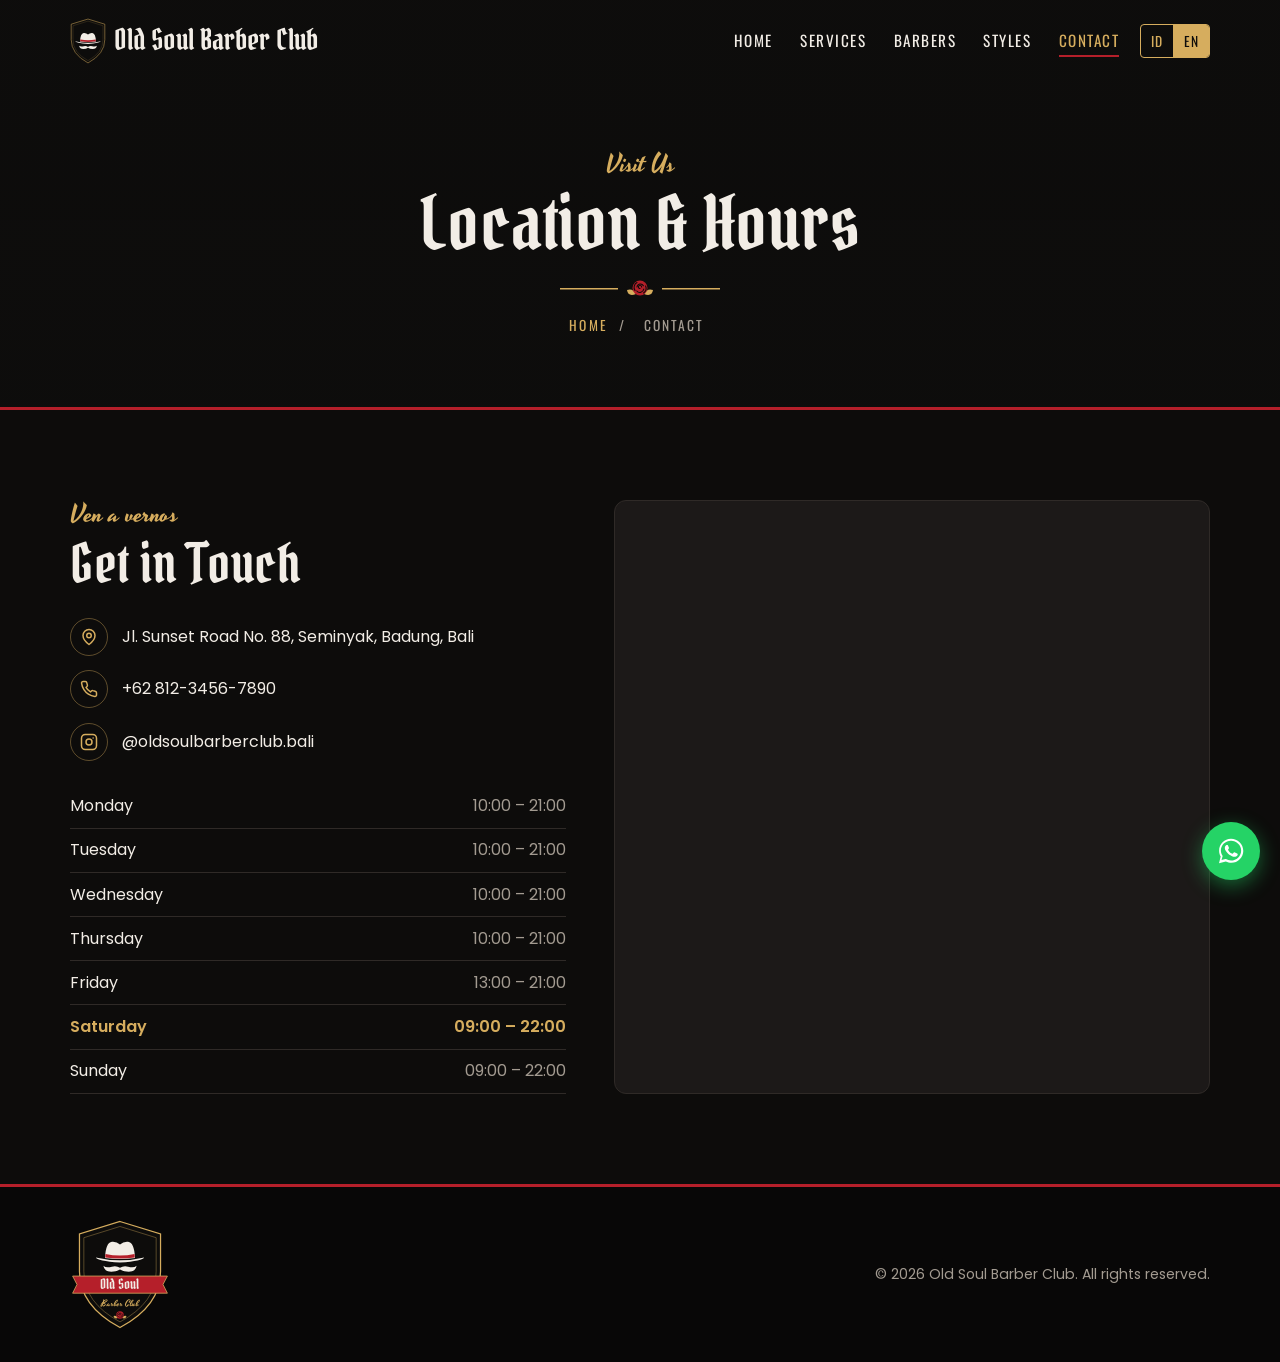
<file: kontak.html>
<!DOCTYPE html>
<html lang="id">
<head>
  <meta charset="UTF-8" />
  <meta name="viewport" content="width=device-width, initial-scale=1.0" />
  <title>Lokasi &amp; Kontak · Old Soul Barber Club</title>
  <meta name="description" content="Barbershop bergaya Chicano di Bali — fade tajam, slick back klasik, dan cukur pisau tradisional. Booking potong rambut via WhatsApp." />
  <link rel="preconnect" href="https://fonts.googleapis.com" />
  <link rel="preconnect" href="https://fonts.gstatic.com" crossorigin />
  <link href="https://fonts.googleapis.com/css2?family=Oswald:wght@400;500;600&family=Pirata+One&family=Poppins:wght@300;400;500;600&family=Yesteryear&display=swap" rel="stylesheet" />
  <link rel="icon" type="image/svg+xml" href="favicon.svg" />
  <link rel="stylesheet" href="style.css" />
</head>
<body data-page="kontak">

  <!-- ========== NAVBAR ========== -->
  <header class="navbar" id="navbar">
    <div class="container nav-inner">
      <a href="index.html" class="logo"><span class="logo-emblem" data-logo="emblem"></span> <span data-shop-name>Old Soul Barber Club</span></a>
      <nav class="nav-links" id="navLinks">
        <a href="index.html" data-i18n="nav.home">Beranda</a>
        <a href="layanan.html" data-i18n="nav.services">Layanan</a>
        <a href="barber.html" data-i18n="nav.barbers">Barber</a>
        <a href="model.html" data-i18n="nav.styles">Model</a>
        <a href="kontak.html" class="active" aria-current="page" data-i18n="nav.contact">Kontak</a>
      </nav>
      <div class="lang-switch" role="group" aria-label="Bahasa / Language">
        <button type="button" data-lang="id">ID</button>
        <button type="button" data-lang="en">EN</button>
      </div>
      <button class="hamburger" id="hamburger" aria-label="Buka menu">
        <span></span><span></span><span></span>
      </button>
    </div>
  </header>

  <!-- ========== JUDUL HALAMAN ========== -->
  <section class="page-banner">
    <div class="container page-banner-content">
      <p class="eyebrow" data-i18n="contact.eyebrow">Kunjungi Kami</p>
      <h1 data-i18n="contact.title">Lokasi &amp; Jam Buka</h1>
      <p class="breadcrumb"><a href="index.html" data-i18n="nav.home">Beranda</a> <span>/</span> <span data-i18n="nav.contact">Kontak</span></p>
    </div>
  </section>

  <!-- ========== KONTAK ========== -->
  <section class="section" id="kontak">
    <div class="container contact-wrap">
      <div class="contact-info">
        <p class="eyebrow">Ven a vernos</p>
        <h2 data-i18n="contact.getInTouch">Hubungi Kami</h2>
        <div class="contact-item">
          <span class="contact-icon"><svg viewBox="0 0 24 24" width="18" height="18" fill="none" stroke="currentColor" stroke-width="2" stroke-linecap="round" stroke-linejoin="round" aria-hidden="true"><path d="M20 10c0 6-8 12-8 12s-8-6-8-12a8 8 0 0 1 16 0z"/><circle cx="12" cy="10" r="3"/></svg></span>
          <p data-address>Jl. Sudirman No. 123, Jakarta Pusat</p>
        </div>
        <div class="contact-item">
          <span class="contact-icon"><svg viewBox="0 0 24 24" width="18" height="18" fill="none" stroke="currentColor" stroke-width="2" stroke-linecap="round" stroke-linejoin="round" aria-hidden="true"><path d="M22 16.9v3a2 2 0 0 1-2.2 2 19.8 19.8 0 0 1-8.6-3.1 19.5 19.5 0 0 1-6-6A19.8 19.8 0 0 1 2.1 4.2 2 2 0 0 1 4.1 2h3a2 2 0 0 1 2 1.7c.1 1 .4 1.9.7 2.8a2 2 0 0 1-.5 2.1L8 9.9a16 16 0 0 0 6 6l1.3-1.3a2 2 0 0 1 2.1-.4c.9.3 1.8.6 2.8.7a2 2 0 0 1 1.7 2z"/></svg></span>
          <p><a data-phone-link href="#"><span data-phone>0812-3456-7890</span></a></p>
        </div>
        <div class="contact-item">
          <span class="contact-icon"><svg viewBox="0 0 24 24" width="18" height="18" fill="none" stroke="currentColor" stroke-width="2" stroke-linecap="round" stroke-linejoin="round" aria-hidden="true"><rect x="2" y="2" width="20" height="20" rx="5"/><circle cx="12" cy="12" r="4"/><path d="M17.5 6.5h.01"/></svg></span>
          <p><a data-instagram-link href="#" target="_blank" rel="noopener"><span data-instagram>@gentlemanscut.id</span></a></p>
        </div>
        <table class="hours" id="hoursTable"></table>
      </div>
      <div class="map">
        <iframe id="mapFrame" title="Lokasi barbershop" loading="lazy" referrerpolicy="no-referrer-when-downgrade"></iframe>
      </div>
    </div>
  </section>
  <!-- ========== FOOTER ========== -->
  <footer class="footer">
    <div class="container footer-inner">
      <a href="index.html" class="footer-logo" data-logo="badge" aria-label="Old Soul Barber Club"></a>
      <p>&copy; <span id="year"></span> <span data-shop-name>Old Soul Barber Club</span>. <span data-i18n="footer.rights">Semua hak dilindungi.</span></p>
    </div>
  </footer>

  <!-- Tombol WhatsApp melayang -->
  <a class="wa-float" id="waFloat" href="#" target="_blank" rel="noopener" aria-label="Chat WhatsApp">
    <svg viewBox="0 0 32 32" width="30" height="30" fill="currentColor" aria-hidden="true"><path d="M16 3C9 3 3.3 8.6 3.3 15.6c0 2.2.6 4.4 1.7 6.3L3.2 29l7.3-1.9c1.8 1 3.9 1.5 5.9 1.5 7 0 12.7-5.7 12.7-12.6C29.1 8.6 23 3 16 3zm0 23.1c-1.9 0-3.8-.5-5.4-1.5l-.4-.2-4.3 1.1 1.2-4.2-.3-.4c-1.1-1.7-1.6-3.6-1.6-5.6C5.2 9.8 10 5.1 16 5.1c5.9 0 10.8 4.7 10.8 10.5S21.9 26.1 16 26.1zm5.9-7.8c-.3-.2-1.9-.9-2.2-1-.3-.1-.5-.2-.7.2-.2.3-.8 1-1 1.2-.2.2-.4.2-.7.1-.3-.2-1.4-.5-2.6-1.6-1-.9-1.6-1.9-1.8-2.2-.2-.3 0-.5.1-.7l.5-.6c.2-.2.2-.3.3-.6.1-.2 0-.4 0-.6l-1-2.4c-.3-.6-.5-.5-.7-.5h-.6c-.2 0-.6.1-.9.4-.3.3-1.2 1.1-1.2 2.8s1.2 3.2 1.4 3.5c.2.2 2.4 3.6 5.8 5 .8.4 1.4.6 1.9.7.8.3 1.6.2 2.2.1.7-.1 1.9-.8 2.2-1.5.3-.8.3-1.4.2-1.5-.1-.2-.3-.3-.6-.4z"/></svg>
  </a>

  <script src="data.js"></script>
  <script src="i18n.js"></script>
  <script src="script.js"></script>
</body>
</html>
</file>
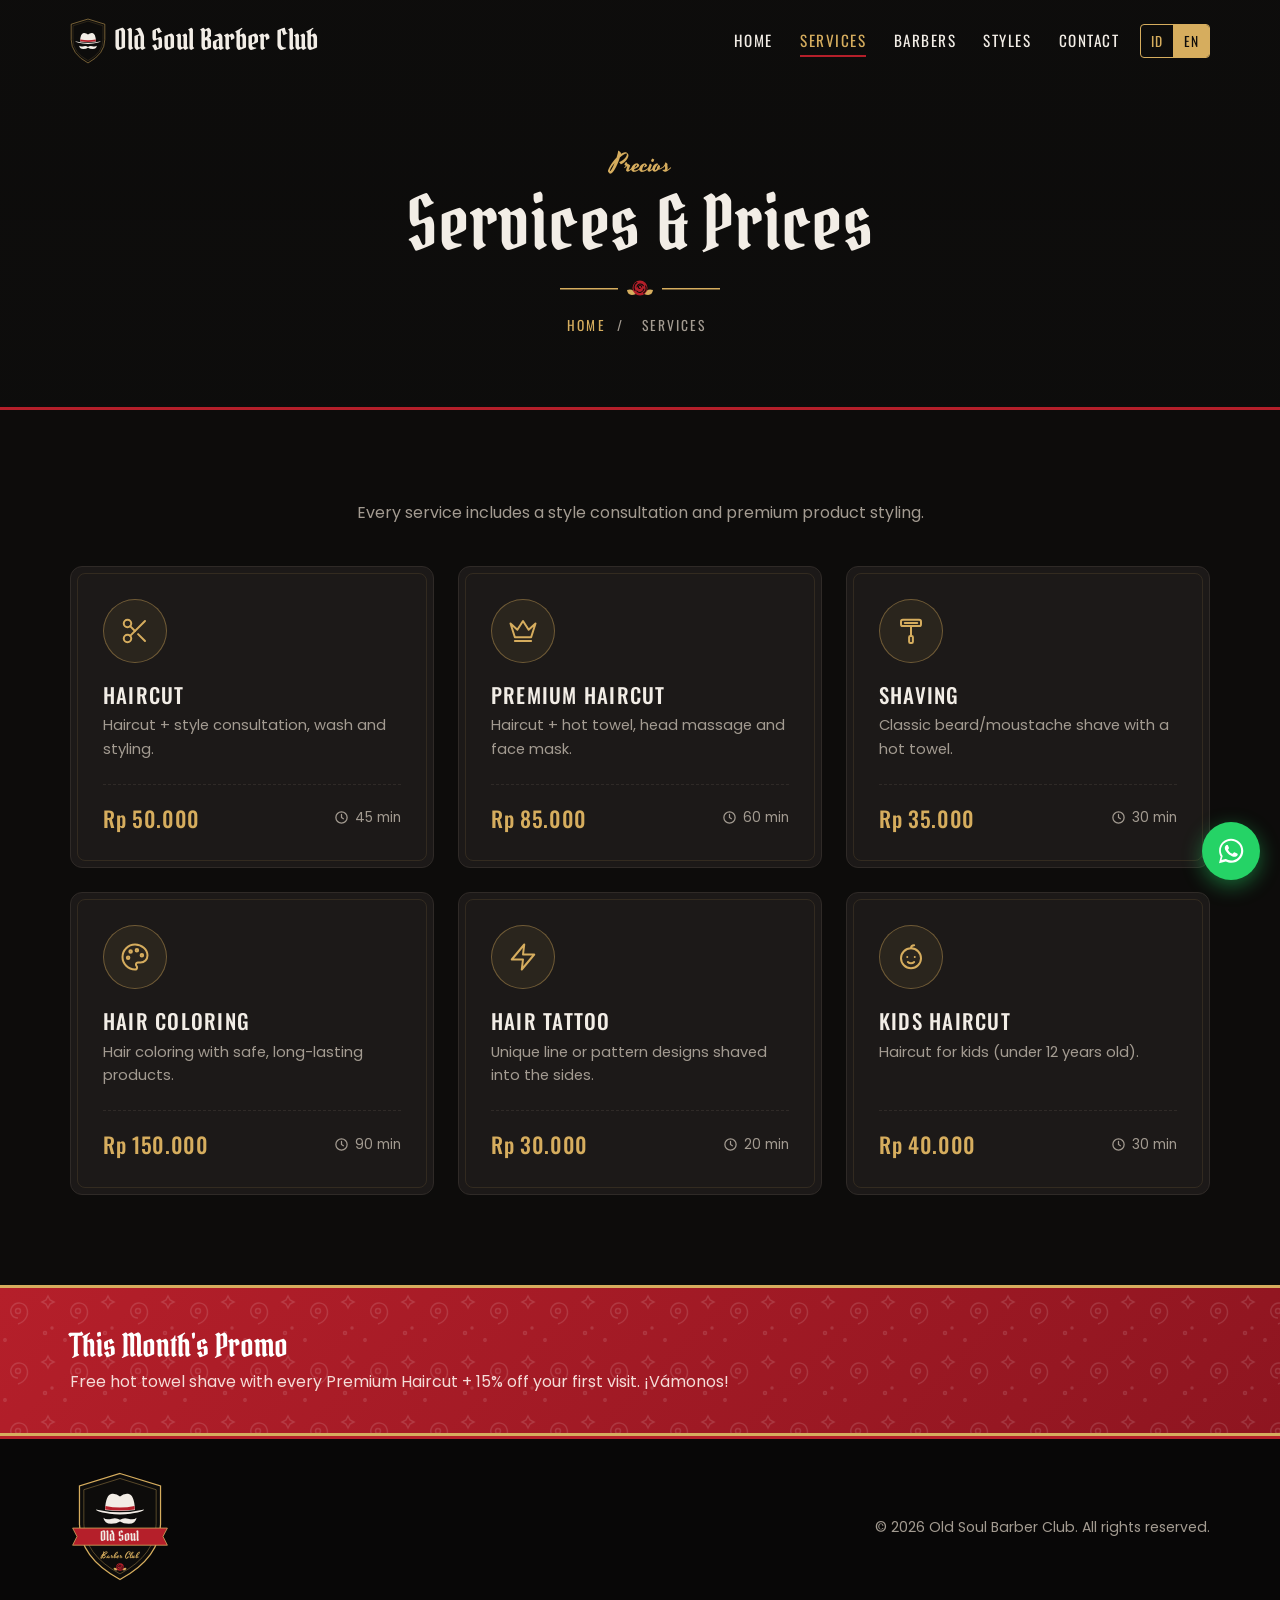
<file: layanan.html>
<!DOCTYPE html>
<html lang="id">
<head>
  <meta charset="UTF-8" />
  <meta name="viewport" content="width=device-width, initial-scale=1.0" />
  <title>Layanan &amp; Harga · Old Soul Barber Club</title>
  <meta name="description" content="Barbershop bergaya Chicano di Bali — fade tajam, slick back klasik, dan cukur pisau tradisional. Booking potong rambut via WhatsApp." />
  <link rel="preconnect" href="https://fonts.googleapis.com" />
  <link rel="preconnect" href="https://fonts.gstatic.com" crossorigin />
  <link href="https://fonts.googleapis.com/css2?family=Oswald:wght@400;500;600&family=Pirata+One&family=Poppins:wght@300;400;500;600&family=Yesteryear&display=swap" rel="stylesheet" />
  <link rel="icon" type="image/svg+xml" href="favicon.svg" />
  <link rel="stylesheet" href="style.css" />
</head>
<body data-page="layanan">

  <!-- ========== NAVBAR ========== -->
  <header class="navbar" id="navbar">
    <div class="container nav-inner">
      <a href="index.html" class="logo"><span class="logo-emblem" data-logo="emblem"></span> <span data-shop-name>Old Soul Barber Club</span></a>
      <nav class="nav-links" id="navLinks">
        <a href="index.html" data-i18n="nav.home">Beranda</a>
        <a href="layanan.html" class="active" aria-current="page" data-i18n="nav.services">Layanan</a>
        <a href="barber.html" data-i18n="nav.barbers">Barber</a>
        <a href="model.html" data-i18n="nav.styles">Model</a>
        <a href="kontak.html" data-i18n="nav.contact">Kontak</a>
      </nav>
      <div class="lang-switch" role="group" aria-label="Bahasa / Language">
        <button type="button" data-lang="id">ID</button>
        <button type="button" data-lang="en">EN</button>
      </div>
      <button class="hamburger" id="hamburger" aria-label="Buka menu">
        <span></span><span></span><span></span>
      </button>
    </div>
  </header>

  <!-- ========== JUDUL HALAMAN ========== -->
  <section class="page-banner">
    <div class="container page-banner-content">
      <p class="eyebrow">Precios</p>
      <h1 data-i18n="services.title">Layanan &amp; Harga</h1>
      <p class="breadcrumb"><a href="index.html" data-i18n="nav.home">Beranda</a> <span>/</span> <span data-i18n="nav.services">Layanan</span></p>
    </div>
  </section>

  <!-- ========== LAYANAN ========== -->
  <section class="section" id="layanan">
    <div class="container">
      <div class="section-head">
        <p class="muted" data-i18n="services.note">Semua layanan sudah termasuk konsultasi gaya dan styling produk premium.</p>
      </div>
      <div class="services-grid" id="servicesGrid"></div>
    </div>
  </section>
  <!-- ========== PROMO ========== -->
  <section class="promo">
    <div class="container promo-inner">
      <div>
        <h3 data-i18n="promo.title">Promo Bulan Ini</h3>
        <p data-promo>Diskon 20% untuk pelajar &amp; mahasiswa setiap Senin–Kamis. Tunjukkan kartu pelajar!</p>
      </div>
    </div>
  </section>
  <!-- ========== FOOTER ========== -->
  <footer class="footer">
    <div class="container footer-inner">
      <a href="index.html" class="footer-logo" data-logo="badge" aria-label="Old Soul Barber Club"></a>
      <p>&copy; <span id="year"></span> <span data-shop-name>Old Soul Barber Club</span>. <span data-i18n="footer.rights">Semua hak dilindungi.</span></p>
    </div>
  </footer>

  <!-- Tombol WhatsApp melayang -->
  <a class="wa-float" id="waFloat" href="#" target="_blank" rel="noopener" aria-label="Chat WhatsApp">
    <svg viewBox="0 0 32 32" width="30" height="30" fill="currentColor" aria-hidden="true"><path d="M16 3C9 3 3.3 8.6 3.3 15.6c0 2.2.6 4.4 1.7 6.3L3.2 29l7.3-1.9c1.8 1 3.9 1.5 5.9 1.5 7 0 12.7-5.7 12.7-12.6C29.1 8.6 23 3 16 3zm0 23.1c-1.9 0-3.8-.5-5.4-1.5l-.4-.2-4.3 1.1 1.2-4.2-.3-.4c-1.1-1.7-1.6-3.6-1.6-5.6C5.2 9.8 10 5.1 16 5.1c5.9 0 10.8 4.7 10.8 10.5S21.9 26.1 16 26.1zm5.9-7.8c-.3-.2-1.9-.9-2.2-1-.3-.1-.5-.2-.7.2-.2.3-.8 1-1 1.2-.2.2-.4.2-.7.1-.3-.2-1.4-.5-2.6-1.6-1-.9-1.6-1.9-1.8-2.2-.2-.3 0-.5.1-.7l.5-.6c.2-.2.2-.3.3-.6.1-.2 0-.4 0-.6l-1-2.4c-.3-.6-.5-.5-.7-.5h-.6c-.2 0-.6.1-.9.4-.3.3-1.2 1.1-1.2 2.8s1.2 3.2 1.4 3.5c.2.2 2.4 3.6 5.8 5 .8.4 1.4.6 1.9.7.8.3 1.6.2 2.2.1.7-.1 1.9-.8 2.2-1.5.3-.8.3-1.4.2-1.5-.1-.2-.3-.3-.6-.4z"/></svg>
  </a>

  <script src="data.js"></script>
  <script src="i18n.js"></script>
  <script src="script.js"></script>
</body>
</html>
</file>
<file: style.css>
/* ============ WARNA & FONT — tema Chicano x Barbershop (ubah di sini) ============ */
:root {
  --primary: #b51f2a;        /* merah bandana */
  --primary-dark: #8e1520;
  --gold: #d6ad5e;           /* emas old-school */
  --bg: #0d0c0b;             /* hitam tinta tato */
  --bg-alt: #161413;
  --card: #1c1918;
  --text: #f2ede6;
  --muted: #a39b91;
  --border: #2f2a27;
  --radius: 12px;
  --font-gothic: "Pirata One", "UnifrakturMaguntia", Georgia, serif;   /* huruf gothic khas Chicano */
  --font-script: "Yesteryear", cursive;                               /* tulisan sambung */
  --font-head: "Oswald", Impact, sans-serif;
  --font-body: "Poppins", system-ui, sans-serif;

  /* mawar Chicano untuk ornamen */
  --rose: url("data:image/svg+xml,%3Csvg xmlns='http://www.w3.org/2000/svg' viewBox='-14 -14 28 28'%3E%3Cpath d='M-4 6 Q-12 9 -13 2 Q-7 0 -4 6Z M4 6 Q12 9 13 2 Q7 0 4 6Z' fill='%23d6ad5e'/%3E%3Ccircle r='7.5' fill='%23b51f2a'/%3E%3Cpath d='M0 0.5 a1.6 1.6 0 1 1 1.6 -1.6 M-3 -1 a3.4 3.4 0 0 1 6.4 -1.2 M3.8 1 a4 4 0 0 1 -7 2 M-5 2.5 a5.6 5.6 0 0 1 2 -8 M5.6 -2 a5.8 5.8 0 0 1 -2 7' fill='none' stroke='%230d0c0b' stroke-width='1.1' stroke-linecap='round'/%3E%3C/svg%3E");
  /* motif bandana (paisley sederhana) */
  --bandana: url("data:image/svg+xml,%3Csvg xmlns='http://www.w3.org/2000/svg' width='60' height='60' viewBox='0 0 60 60'%3E%3Cg fill='none' stroke='%23ffffff' stroke-opacity='.13' stroke-width='1.4'%3E%3Cpath d='M18 30c-6 0-9-6-6-11 4-6 13-5 15 2 2 6-2 13-9 15'/%3E%3Ccircle cx='18' cy='23' r='2.5'/%3E%3Cpath d='M48 8l2 4 4 2-4 2-2 4-2-4-4-2 4-2z'/%3E%3Ccircle cx='45' cy='45' r='1.5'/%3E%3Ccircle cx='52' cy='40' r='1'/%3E%3Ccircle cx='5' cy='52' r='1.2'/%3E%3C/g%3E%3C/svg%3E");
}

* { box-sizing: border-box; margin: 0; padding: 0; }
html { scroll-behavior: smooth; scroll-padding-top: 72px; }
body { font-family: var(--font-body); background: var(--bg); color: var(--text); line-height: 1.6; overflow-x: hidden; }
img { max-width: 100%; display: block; }
a { color: inherit; text-decoration: none; }
.container { width: min(1140px, 100% - 32px); margin-inline: auto; }
h1, h2 { font-family: var(--font-gothic); font-weight: 400; line-height: 1.1; letter-spacing: .01em; }
h3 { font-family: var(--font-head); font-weight: 500; text-transform: uppercase; letter-spacing: .06em; line-height: 1.25; }
h2 { font-size: clamp(2.3rem, 5vw, 3.4rem); }
.accent { color: var(--primary); }
.muted { color: var(--muted); }
.eyebrow { font-family: var(--font-script); font-size: 1.6rem; color: var(--gold); margin-bottom: .2rem; line-height: 1.2; }

/* ============ TOMBOL ============ */
.btn { display: inline-block; padding: .85rem 1.8rem; border-radius: 4px; font-family: var(--font-head); font-weight: 500; font-size: 1rem; text-transform: uppercase; letter-spacing: .1em; transition: .25s; cursor: pointer; border: 2px solid transparent; text-align: center; }
.btn-primary { background: var(--primary); color: #fff; border-color: var(--primary); }
.btn-primary:hover { background: var(--primary-dark); border-color: var(--primary-dark); transform: translateY(-2px); }
.btn-outline { border-color: var(--gold); color: var(--gold); }
.btn-outline:hover { background: var(--gold); color: var(--bg); }
.btn-light { background: var(--bg); color: var(--gold); border-color: var(--gold); }
.btn-light:hover { background: var(--gold); color: var(--bg); }
.btn-sm { padding: .45rem 1.2rem; font-size: .9rem; }

/* ============ NAVBAR ============ */
.navbar { position: fixed; inset: 0 0 auto; z-index: 100; padding: 1.1rem 0; transition: .3s; }
.navbar.scrolled { background: rgba(13,12,11,.95); backdrop-filter: blur(8px); padding: .7rem 0; box-shadow: 0 2px 0 var(--border); }
.nav-inner { display: flex; align-items: center; justify-content: space-between; }
.logo { font-family: var(--font-gothic); font-size: 1.8rem; display: flex; gap: .5rem; align-items: center; line-height: 1; }
.logo-emblem { width: 36px; height: 46px; display: inline-block; flex: none; }
.logo-emblem svg, .hero-badge svg, .footer-logo svg { width: 100%; height: 100%; display: block; }
.nav-links { display: flex; align-items: center; gap: 1.7rem; }
.nav-links a:not(.btn) { font-family: var(--font-head); text-transform: uppercase; letter-spacing: .1em; font-size: .95rem; position: relative; }
.nav-links a:not(.btn)::after { content: ""; position: absolute; left: 0; bottom: -4px; width: 0; height: 2px; background: var(--primary); transition: .25s; }
.nav-links a:not(.btn):hover::after, .nav-links a.active::after { width: 100%; }
.nav-links a.active { color: var(--gold); }
/* tombol bahasa ID | EN */
.nav-links { margin-left: auto; }
.lang-switch { display: flex; margin-left: 1.3rem; border: 1px solid var(--gold); border-radius: 4px; overflow: hidden; flex: none; }
.lang-switch button { background: none; border: 0; color: var(--gold); font-family: var(--font-head); font-size: .85rem; letter-spacing: .1em; padding: .38rem .6rem; cursor: pointer; transition: .2s; }
.lang-switch button + button { border-left: 1px solid var(--gold); }
.lang-switch button:hover { background: rgba(214,173,94,.15); }
.lang-switch button.active { background: var(--gold); color: var(--bg); }
.hamburger { display: none; background: none; border: 0; cursor: pointer; padding: 6px; }
.hamburger span { display: block; width: 24px; height: 2px; background: var(--text); margin: 5px 0; transition: .3s; }
.hamburger.active span:nth-child(1) { transform: translateY(7px) rotate(45deg); }
.hamburger.active span:nth-child(2) { opacity: 0; }
.hamburger.active span:nth-child(3) { transform: translateY(-7px) rotate(-45deg); }

/* ============ HERO ============ */
.hero { position: relative; min-height: 100vh; display: flex; align-items: center; background: #111 url("https://images.unsplash.com/photo-1503951914875-452162b0f3f1?w=1800&q=80") center/cover no-repeat; }
.hero::before { content: ""; position: absolute; inset: 0; backdrop-filter: grayscale(1) contrast(1.15); -webkit-backdrop-filter: grayscale(1) contrast(1.15); }
.hero-overlay { position: absolute; inset: 0; background:
  radial-gradient(ellipse at 70% 50%, rgba(13,12,11,.2), rgba(13,12,11,.85) 75%),
  linear-gradient(90deg, rgba(13,12,11,.92) 0%, rgba(13,12,11,.55) 60%, rgba(13,12,11,.35) 100%); }
.hero-content { position: relative; padding: 120px 0 60px; }
.hero .eyebrow { font-size: 2rem; }
.hero h1 { font-size: clamp(3rem, 9vw, 6rem); margin-bottom: 1rem; text-shadow: 0 4px 30px rgba(0,0,0,.6); }
.hero h1 .accent { color: var(--primary); }
.hero-sub { max-width: 540px; color: #d4ccc2; font-size: 1.05rem; margin-bottom: 2rem; }
.hero-grid { display: grid; grid-template-columns: 1.35fr 1fr; align-items: center; gap: 2rem; }
.hero-badge { width: min(100%, 360px); aspect-ratio: 320 / 356; justify-self: center; filter: drop-shadow(0 20px 40px rgba(0,0,0,.6)); animation: badgeIn 1s ease both; }
@keyframes badgeIn { from { opacity: 0; transform: scale(.9) rotate(-6deg); } }
.hero-actions { display: flex; gap: 1rem; flex-wrap: wrap; }
.hero-stats { display: flex; gap: 2.5rem; margin-top: 3rem; flex-wrap: wrap; }
.hero-stats strong { display: block; font-size: 2rem; font-family: var(--font-gothic); font-weight: 400; color: var(--gold); }
.hero-stats span { font-family: var(--font-head); text-transform: uppercase; letter-spacing: .1em; font-size: .8rem; color: var(--muted); }

/* ============ SECTION ============ */
.section { padding: 90px 0; }
.section-alt { background: var(--bg-alt); border-block: 1px solid var(--border); }
.section-head { text-align: center; max-width: 600px; margin: 0 auto 3rem; }
.section-head h2 { margin-bottom: .6rem; }
/* ornamen garis emas + mawar di bawah judul */
.section-head h2::after { content: ""; display: block; width: 160px; height: 28px; margin: .6rem auto 0;
  background: var(--rose) center/28px no-repeat,
              linear-gradient(var(--gold), var(--gold)) left center/58px 1.5px no-repeat,
              linear-gradient(var(--gold), var(--gold)) right center/58px 1.5px no-repeat; }

/* ============ JUDUL HALAMAN (halaman selain beranda) ============ */
.page-banner { position: relative; padding: 150px 0 70px; text-align: center; background: #111 url("https://images.unsplash.com/photo-1503951914875-452162b0f3f1?w=1800&q=80") center/cover no-repeat; border-bottom: 3px solid var(--primary); }
.page-banner::before { content: ""; position: absolute; inset: 0; background: linear-gradient(180deg, rgba(13,12,11,.88), rgba(13,12,11,.78)); backdrop-filter: grayscale(1); -webkit-backdrop-filter: grayscale(1); }
.page-banner-content { position: relative; }
.page-banner h1 { font-size: clamp(2.6rem, 7vw, 4.6rem); }
.page-banner h1::after { content: ""; display: block; width: 160px; height: 28px; margin: .6rem auto 0;
  background: var(--rose) center/28px no-repeat,
              linear-gradient(var(--gold), var(--gold)) left center/58px 1.5px no-repeat,
              linear-gradient(var(--gold), var(--gold)) right center/58px 1.5px no-repeat; }
.breadcrumb { margin-top: .8rem; font-family: var(--font-head); text-transform: uppercase; letter-spacing: .15em; font-size: .85rem; color: var(--muted); }
.breadcrumb a { color: var(--gold); }
.breadcrumb a:hover { color: var(--text); }
.breadcrumb span { margin: 0 .4rem; }
.section-head:not(:has(h2)) { margin-bottom: 2.5rem; }

/* ============ JELAJAHI (beranda) ============ */
.explore-grid { display: grid; grid-template-columns: repeat(auto-fit, minmax(240px, 1fr)); gap: 1.5rem; }
.explore-card { position: relative; display: flex; flex-direction: column; gap: .5rem; background: var(--card); border: 1px solid var(--border); border-radius: var(--radius); padding: 2rem 1.8rem; transition: .3s; overflow: hidden; }
.explore-card:hover { transform: translateY(-6px); border-color: var(--primary); box-shadow: 0 14px 34px rgba(0,0,0,.5); }
.explore-num { font-family: var(--font-gothic); font-size: 2.6rem; color: var(--primary); line-height: 1; }
.explore-card h3 { font-size: 1.25rem; }
.explore-card p { flex: 1; font-size: .92rem; }
.explore-link { font-family: var(--font-head); text-transform: uppercase; letter-spacing: .1em; font-size: .9rem; color: var(--gold); }
.explore-card:hover .explore-link { color: var(--primary); }

/* ============ LAYANAN ============ */
.services-grid { display: grid; grid-template-columns: repeat(auto-fit, minmax(280px, 1fr)); gap: 1.5rem; }
.service-card { position: relative; background: var(--card); border: 1px solid var(--border); border-radius: var(--radius); padding: 2rem; transition: .3s; display: flex; flex-direction: column; }
.service-card::before { content: ""; position: absolute; inset: 6px; border: 1px solid rgba(214,173,94,.12); border-radius: 8px; pointer-events: none; transition: .3s; }
.service-card:hover { border-color: var(--primary); transform: translateY(-6px); box-shadow: 0 14px 34px rgba(0,0,0,.5); }
.service-card:hover::before { border-color: rgba(214,173,94,.4); }
.service-icon { width: 64px; height: 64px; display: grid; place-items: center; color: var(--gold); background: rgba(214,173,94,.08); border: 1px solid rgba(214,173,94,.4); border-radius: 50%; margin-bottom: 1.2rem; transition: .35s; }
.service-card:hover .service-icon { background: var(--primary); border-color: var(--primary); color: #fff; transform: rotate(-8deg) scale(1.05); }
.service-card h3 { font-size: 1.3rem; margin-bottom: .4rem; }
.service-card p { font-size: .92rem; flex: 1; }
.service-meta { display: flex; justify-content: space-between; align-items: center; margin-top: 1.4rem; padding-top: 1rem; border-top: 1px dashed var(--border); }
.price { font-family: var(--font-head); font-size: 1.35rem; font-weight: 500; color: var(--gold); letter-spacing: .03em; }
.duration { font-size: .85rem; color: var(--muted); display: inline-flex; align-items: center; gap: .35rem; }

/* ============ PROMO ============ */
.promo { background: var(--bandana) 0 0/60px, linear-gradient(135deg, var(--primary), var(--primary-dark)); color: #fff; padding: 2.4rem 0; border-block: 3px solid var(--gold); }
.promo-inner { display: flex; align-items: center; justify-content: space-between; gap: 1.5rem; flex-wrap: wrap; }
.promo h3 { font-family: var(--font-gothic); text-transform: none; letter-spacing: 0; font-weight: 400; font-size: 2rem; margin-bottom: .2rem; }
.promo p { color: #f5dcd8; }

/* ============ FOTO MODEL BERJALAN (beranda) ============ */
.marquee { overflow: hidden; padding: 1.4rem 0; background: var(--bandana) 0 0/60px, linear-gradient(135deg, var(--primary), var(--primary-dark)); border-block: 3px solid var(--gold); }
.marquee-track { display: flex; width: max-content; animation: marquee 45s linear infinite; }
.marquee:hover .marquee-track, .marquee:focus-within .marquee-track { animation-play-state: paused; }
@keyframes marquee { to { transform: translateX(-50%); } }
.marquee-item { position: relative; flex: none; width: 220px; height: 290px; margin-right: 1rem; border-radius: 10px; overflow: hidden; border: 2px solid var(--gold); background: #1a1716; box-shadow: 0 8px 20px rgba(0,0,0,.35); }
.marquee-item img { width: 100%; height: 100%; object-fit: cover; filter: grayscale(1) contrast(1.15); transition: .4s; }
.marquee-item:hover img { filter: grayscale(0); transform: scale(1.06); }
.marquee-item::after { content: ""; position: absolute; inset: 0; background: linear-gradient(180deg, transparent 55%, rgba(13,12,11,.9)); pointer-events: none; }
.marquee-name { position: absolute; left: 0; right: 0; bottom: .8rem; z-index: 1; text-align: center; font-family: var(--font-gothic); font-size: 1.5rem; color: var(--text); padding: 0 .5rem; }
.marquee-item.noimg { background: var(--rose) center 40%/56px no-repeat, radial-gradient(circle at 50% 40%, #2a2321, #141110); }
.marquee-item.noimg img { visibility: hidden; }

/* ============ BARBER ============ */
.barbers-grid { display: grid; grid-template-columns: repeat(auto-fit, minmax(260px, 1fr)); gap: 1.8rem; }
.barber-card { background: var(--card); border-radius: var(--radius); overflow: hidden; border: 1px solid var(--border); transition: .3s; }
.barber-card:hover { transform: translateY(-6px); border-color: var(--gold); }
.barber-photo { aspect-ratio: 4/5; overflow: hidden; background: #222; }
.barber-photo img { width: 100%; height: 100%; object-fit: cover; filter: grayscale(1) contrast(1.15); transition: .5s; }
.barber-card:hover img { transform: scale(1.06); filter: grayscale(.2) contrast(1.05); }
.barber-body { padding: 1.3rem 1.5rem 1.6rem; text-align: center; }
.barber-body h3 { font-size: 1.3rem; }
.barber-body .accent { font-family: var(--font-script); font-size: 1.35rem; color: var(--gold); margin-bottom: .3rem; }
.barber-body .muted { font-size: .88rem; }

/* ============ MODEL POTONGAN ============ */
.styles-grid { display: grid; grid-template-columns: repeat(auto-fill, minmax(300px, 1fr)); gap: 1.8rem; }
.style-card { background: var(--card); border: 1px solid var(--border); border-radius: var(--radius); overflow: hidden; display: flex; flex-direction: column; transition: .3s; }
.style-card:hover { transform: translateY(-6px); border-color: var(--gold); box-shadow: 0 14px 34px rgba(0,0,0,.5); }
.style-photo { position: relative; aspect-ratio: 4/5; overflow: hidden; cursor: zoom-in; background: #1a1716; }
.style-photo img { width: 100%; height: 100%; object-fit: cover; filter: grayscale(1) contrast(1.15); transition: .5s; }
.style-card:hover .style-photo img { transform: scale(1.06); filter: grayscale(.15) contrast(1.05); }
.style-photo::after { content: ""; position: absolute; inset: 0; background: linear-gradient(180deg, transparent 55%, rgba(13,12,11,.85)); pointer-events: none; }
.style-num { position: absolute; top: 14px; left: 14px; z-index: 1; font-family: var(--font-head); letter-spacing: .15em; font-size: .78rem; color: var(--bg); background: var(--gold); padding: .2rem .6rem; border-radius: 3px; }
.style-fallback { display: none; }
.style-photo.noimg { cursor: default; background: var(--rose) center 38%/70px no-repeat, radial-gradient(circle at 50% 40%, #2a2321, #141110); }
.style-photo.noimg img { display: none; }
.style-photo.noimg .style-fallback { display: block; position: absolute; inset: auto 0 22%; text-align: center; font-family: var(--font-script); font-size: 1.5rem; color: var(--gold); z-index: 1; }
.style-body { padding: 1.4rem 1.5rem 1.6rem; display: flex; flex-direction: column; gap: .35rem; flex: 1; }
.style-era { font-family: var(--font-script); font-size: 1.35rem; color: var(--gold); line-height: 1.1; }
.style-body h3 { font-family: var(--font-gothic); text-transform: none; letter-spacing: .01em; font-weight: 400; font-size: 2rem; line-height: 1.1; }
.style-body .muted { font-size: .9rem; flex: 1; margin-bottom: .8rem; }
.style-body .btn { align-self: flex-start; }
.lightbox { position: fixed; inset: 0; background: rgba(0,0,0,.94); z-index: 200; display: none; flex-direction: column; align-items: center; justify-content: center; padding: 16px; }
.lightbox.open { display: flex; }
.lightbox img { max-height: 80vh; max-width: 100%; border-radius: 10px; }
.lightbox p { margin-top: 1rem; font-family: var(--font-script); font-size: 1.6rem; color: var(--gold); }
.lightbox button { position: absolute; top: 16px; right: 22px; background: none; border: 0; color: #fff; font-size: 2.5rem; cursor: pointer; }

/* ============ KONTAK ============ */
.contact-wrap { display: grid; grid-template-columns: 1fr 1.2fr; gap: 3rem; }
.contact-info h2 { margin-bottom: 1.5rem; }
.contact-item { display: flex; gap: .9rem; margin-bottom: .9rem; align-items: center; }
.contact-icon { flex: none; width: 38px; height: 38px; border-radius: 50%; display: grid; place-items: center; border: 1px solid rgba(214,173,94,.4); color: var(--gold); }
.contact-item a:hover { color: var(--gold); }
.hours { width: 100%; border-collapse: collapse; margin-top: 1.5rem; }
.hours td { padding: .55rem 0; border-bottom: 1px solid var(--border); }
.hours td:last-child { text-align: right; color: var(--muted); }
.hours tr.today td { color: var(--gold); font-weight: 600; }
.map { border-radius: var(--radius); overflow: hidden; min-height: 380px; border: 1px solid var(--border); background: var(--card); }
.map iframe { width: 100%; height: 100%; min-height: 380px; border: 0; filter: grayscale(1) invert(.92) contrast(.9); }

/* ============ FOOTER ============ */
.footer { padding: 2rem 0; background: #080707; border-top: 3px solid var(--primary); color: var(--muted); }
.footer-logo { width: 100px; height: 111px; display: block; }
.footer-inner { display: flex; justify-content: space-between; align-items: center; flex-wrap: wrap; gap: 1rem; font-size: .88rem; }

/* ============ WA FLOAT ============ */
.wa-float { position: fixed; right: 20px; bottom: 20px; width: 58px; height: 58px; border-radius: 50%; background: #25d366; color: #fff; display: grid; place-items: center; box-shadow: 0 6px 20px rgba(37,211,102,.45); z-index: 150; transition: .3s; animation: pulse 2.4s infinite; }
.wa-float:hover { transform: scale(1.1); }
@keyframes pulse { 0%,100% { box-shadow: 0 0 0 0 rgba(37,211,102,.5); } 50% { box-shadow: 0 0 0 14px rgba(37,211,102,0); } }

/* ============ ANIMASI ============ */
.reveal { opacity: 0; transform: translateY(30px); transition: opacity .7s ease, transform .7s ease; }
.reveal.visible { opacity: 1; transform: none; }
@media (prefers-reduced-motion: reduce) {
  html { scroll-behavior: auto; }
  .reveal { opacity: 1; transform: none; transition: none; }
  .wa-float { animation: none; }
  .marquee { overflow-x: auto; }
  .marquee-track { animation: none; }
  .hero-badge { animation: none; }
}

/* ============ RESPONSIVE ============ */
@media (max-width: 900px) {
  .contact-wrap { grid-template-columns: 1fr; }
}
@media (max-width: 768px) {
  .hamburger { display: block; }
  .nav-links { position: fixed; top: 0; right: -100%; height: 100vh; width: 75%; max-width: 300px; background: var(--bg-alt); border-left: 2px solid var(--primary); flex-direction: column; justify-content: center; gap: 2rem; transition: right .35s; box-shadow: -10px 0 30px rgba(0,0,0,.6); }
  .nav-links.open { right: 0; }
  .hamburger { position: relative; z-index: 110; margin-left: .8rem; }
  .lang-switch { margin-left: auto; position: relative; z-index: 110; }
  .section { padding: 70px 0; }
  .hero-overlay { background: linear-gradient(180deg, rgba(13,12,11,.85), rgba(13,12,11,.75)); }
  .hero-stats { gap: 1.5rem; }
  .hero-grid { grid-template-columns: 1fr; }
  .hero-badge { display: none; }
  .promo-inner { text-align: center; justify-content: center; }
  .marquee-item { width: 160px; height: 215px; margin-right: .75rem; }
  .marquee-name { font-size: 1.2rem; }
}
</file>
